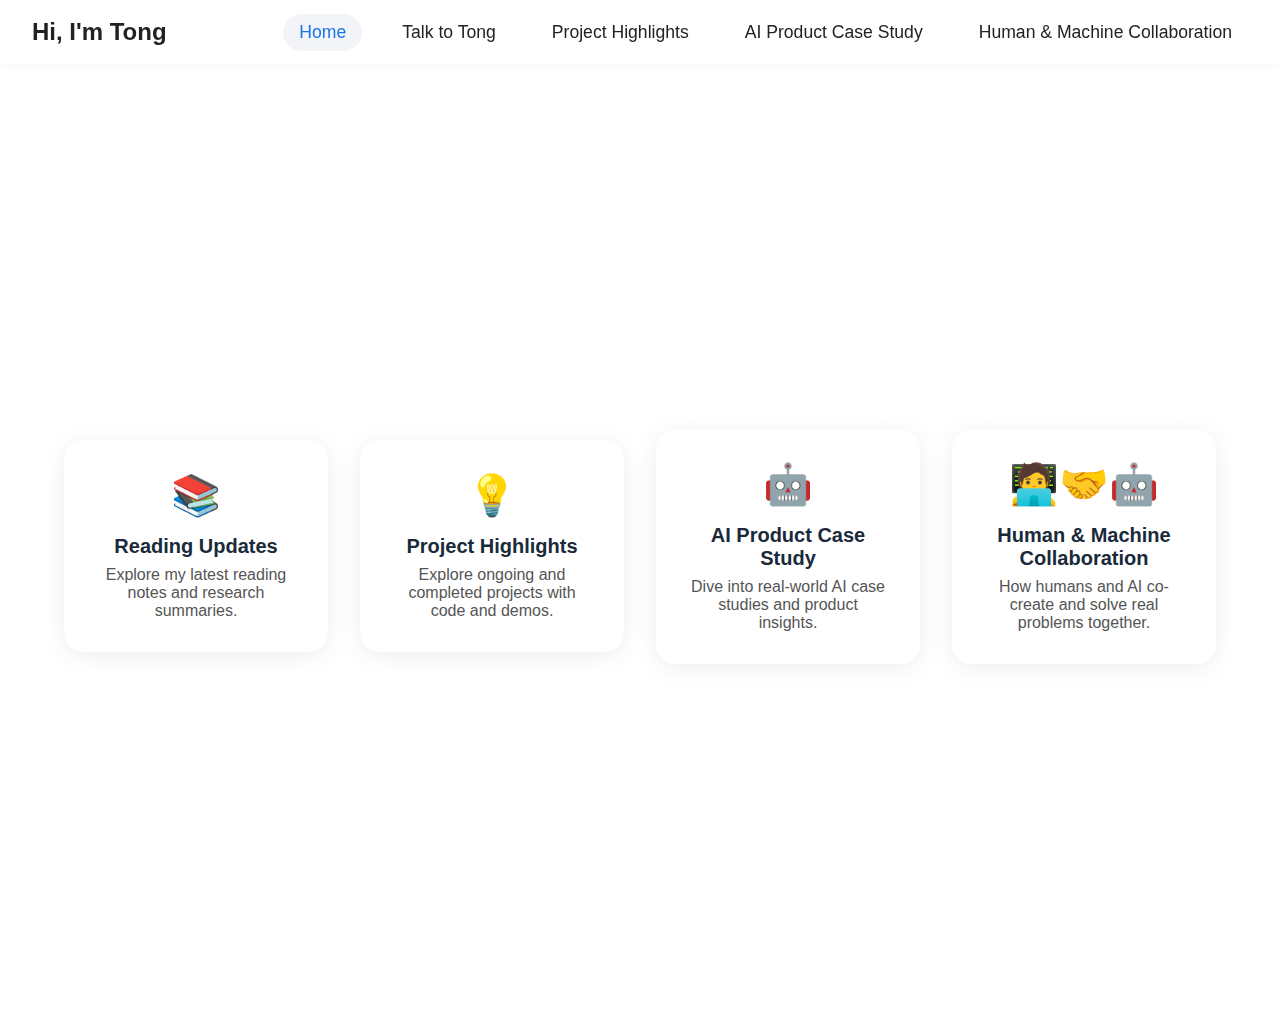
<file: templates/index.html>
<!DOCTYPE html>
<html lang="en">
<head>
  <meta charset="UTF-8" />
  <meta name="viewport" content="width=device-width, initial-scale=1.0"/>
  <title>TongHere</title>
  <style>
    body {
      margin: 0;
      font-family: 'Inter', Arial, sans-serif;
      background: #fff;
      color: #222;
    }

    .navbar {
      display: flex;
      justify-content: space-between;
      align-items: center;
      padding: 0 2rem;
      height: 64px;
      background: #fff;
      box-shadow: 0 2px 8px rgba(0, 0, 0, 0.04);
      position: sticky;
      top: 0;
      z-index: 10;
    }

    .navbar-title {
      font-size: 1.5rem;
      font-weight: 700;
    }

    .navbar-tabs {
      display: flex;
      gap: 1.5rem;
    }

    .navbar-tab {
      cursor: pointer;
      padding: 0.5rem 1rem;
      border-radius: 20px;
      font-size: 1.1rem;
      transition: all 0.2s;
    }

    .navbar-tab.active,
    .navbar-tab:hover {
      background: #f2f4f8;
      color: #1a73e8;
    }

    .tab-pane {
      display: none;
      padding: 2rem;
      box-sizing: border-box;
      min-height: calc(100vh - 64px);
    }

    .tab-pane.active {
      display: flex;
      justify-content: center;
      align-items: center;
    }

    .tab-pane#tab-0.active {
      display: block;
      padding: 0;
    }

    .card-grid.home-centered {
    display: flex;
    justify-content: center;
    align-items: center;
    flex-wrap: nowrap; /* 🔥 key change: keep all cards in one row */
    gap: 2rem;
    min-height: calc(100vh - 64px);
    max-width: 1400px;
    margin: 0 auto;
    padding: 2rem;
    overflow-x: auto; /* enables horizontal scroll if screen is too small */
    }

    .card-grid.centered {
      display: flex;
      justify-content: center;
      align-items: center;
      height: 100%;
      width: 100%;
    }

    .card {
      background: #fff;
      border-radius: 20px;
      box-shadow: 0 4px 24px rgba(0,0,0,0.07);
      padding: 2rem;
      max-width: 320px;
      flex: 1 1 260px;
      text-align: center;
      text-decoration: none;
      color: inherit;
      transition: box-shadow 0.2s ease;
      cursor: pointer;
    }

    .card:hover {
      box-shadow: 0 6px 32px rgba(0,0,0,0.12);
    }

    .card-icon {
      font-size: 2.5rem;
      margin-bottom: 1rem;
    }

    .card-title {
      font-size: 1.25rem;
      font-weight: 700;
      margin-bottom: 0.5rem;
      color: #1a2a3a;
    }

    .card-desc {
      font-size: 1rem;
      color: #555;
    }

    /* News Aggregator Styles */
    .news-container {
      max-width: 1200px;
      margin: 0 auto;
      padding: 2rem;
    }

    .news-container h1 {
      text-align: center;
      color: #1a2a3a;
      margin-bottom: 0.5rem;
      font-size: 2.5rem;
    }

    .news-subtitle {
      text-align: center;
      color: #666;
      margin-bottom: 3rem;
      font-size: 1.1rem;
    }

    .news-categories {
      display: grid;
      grid-template-columns: repeat(auto-fit, minmax(350px, 1fr));
      gap: 2rem;
    }

    .news-category {
      background: #fff;
      border-radius: 16px;
      padding: 1.5rem;
      box-shadow: 0 4px 24px rgba(0,0,0,0.07);
    }

    .news-category h2 {
      color: #1a2a3a;
      margin-bottom: 1rem;
      font-size: 1.3rem;
      border-bottom: 2px solid #f0f0f0;
      padding-bottom: 0.5rem;
    }

    .articles-list {
      max-height: 600px;
      overflow-y: auto;
    }

    .article-item {
      background: #f8f9fa;
      border-radius: 12px;
      padding: 1rem;
      margin-bottom: 1rem;
      border-left: 4px solid #1a73e8;
      transition: all 0.2s ease;
    }

    .article-item:hover {
      transform: translateY(-2px);
      box-shadow: 0 4px 16px rgba(0,0,0,0.1);
    }

    .article-source {
      font-size: 0.9rem;
      color: #666;
      font-weight: 600;
      margin-bottom: 0.5rem;
    }

    .article-date {
      font-size: 0.8rem;
      color: #999;
      margin-bottom: 0.5rem;
    }

    .article-title {
      font-size: 1rem;
      font-weight: 600;
      color: #1a2a3a;
      margin-bottom: 0.5rem;
      line-height: 1.4;
    }

    .article-description {
      font-size: 0.9rem;
      color: #555;
      line-height: 1.5;
      margin-bottom: 0.5rem;
    }

    .article-link {
      color: #1a73e8;
      text-decoration: none;
      font-size: 0.9rem;
      font-weight: 500;
    }

    .article-link:hover {
      text-decoration: underline;
    }

    .loading {
      text-align: center;
      color: #666;
      padding: 2rem;
    }

    .error {
      text-align: center;
      color: #d32f2f;
      padding: 2rem;
      background: #ffebee;
      border-radius: 8px;
    }

    /* Chat UI Styles */
    .chat-container {
      display: flex;
      flex-direction: column;
      height: 100vh;
      width: 100%;
      max-width: 800px;
      margin: 0 auto;
      background: #fff;
      position: relative;
    }

    .chat-header {
      text-align: center;
      padding: 2rem 1rem 1rem;
      border-bottom: 1px solid #f0f0f0;
    }

    .chat-logo {
      width: 60px;
      height: 60px;
      margin: 0 auto 1rem;
      background: linear-gradient(135deg, #667eea 0%, #764ba2 100%);
      border-radius: 50%;
      display: flex;
      align-items: center;
      justify-content: center;
      color: white;
      font-size: 1.5rem;
      font-weight: bold;
    }

    .chat-title {
      font-size: 2rem;
      font-weight: 700;
      color: #1a1a1a;
      margin-bottom: 0.5rem;
    }

    .chat-subtitle {
      font-size: 1rem;
      color: #666;
      margin-bottom: 2rem;
    }

    .chat-messages {
      flex-grow: 1;
      padding: 1rem;
      padding-bottom: 100px;
      overflow-y: auto;
      display: flex;
      flex-direction: column;
      gap: 1rem;
      min-height: 300px;
    }

    .message {
      max-width: 80%;
      padding: 12px 16px;
      border-radius: 18px;
      font-size: 0.95rem;
      line-height: 1.4;
      word-wrap: break-word;
    }

    .user-message {
      align-self: flex-end;
      background-color: #1a73e8;
      color: white;
      border-bottom-right-radius: 6px;
    }

    .bot-message {
      align-self: flex-start;
      background-color: #f1f3f4;
      color: #1a1a1a;
      border-bottom-left-radius: 6px;
    }

    .chat-input-container {
      position: fixed;
      bottom: 0;
      left: 50%;
      transform: translateX(-50%);
      width: 100%;
      max-width: 800px;
      padding: 1rem;
      background: #fff;
      border-top: 1px solid #f0f0f0;
      display: flex;
      align-items: center;
      gap: 0.5rem;
    }

    .chat-input-wrapper {
      flex: 1;
      position: relative;
      display: flex;
      align-items: center;
      background: #f8f9fa;
      border-radius: 24px;
      padding: 0.5rem;
      border: 1px solid #e0e0e0;
    }

    .chat-input {
      flex: 1;
      border: none;
      background: transparent;
      padding: 0.75rem 1rem;
      font-size: 1rem;
      outline: none;
      color: #1a1a1a;
    }

    .chat-input::placeholder {
      color: #999;
    }

    .chat-send-btn {
      background: none;
      border: none;
      cursor: pointer;
      padding: 0.5rem;
      border-radius: 50%;
      display: flex;
      align-items: center;
      justify-content: center;
      color: #1a73e8;
      transition: all 0.2s ease;
    }

    .chat-send-btn:hover {
      background-color: #f0f0f0;
      transform: scale(1.1);
    }

    .chat-send-btn svg {
      width: 20px;
      height: 20px;
    }

    .chat-attachment-btn {
      background: none;
      border: none;
      cursor: pointer;
      padding: 0.5rem;
      border-radius: 50%;
      display: flex;
      align-items: center;
      justify-content: center;
      color: #666;
      transition: all 0.2s ease;
    }

    .chat-attachment-btn:hover {
      background-color: #f0f0f0;
    }

    .chat-attachment-btn svg {
      width: 18px;
      height: 18px;
    }

    .chat-gradient-bar {
      position: absolute;
      bottom: 0;
      left: 0;
      right: 0;
      height: 2px;
      background: linear-gradient(90deg, #667eea 0%, #764ba2 100%);
    }
  </style>
</head>
<body>
  <nav class="navbar">
    <div class="navbar-title">Hi, I'm Tong</div>
    <div class="navbar-tabs">
      <div class="navbar-tab" onclick="showTab(-1)">Home</div>
      <div class="navbar-tab" onclick="showTab(0)">Talk to Tong</div>
      <div class="navbar-tab" onclick="showTab(1)">Project Highlights</div>
      <div class="navbar-tab" onclick="showTab(2)">AI Product Case Study</div>
      <div class="navbar-tab" onclick="showTab(3)">Human & Machine Collaboration</div>
    </div>
  </nav>

  <!-- Home -->
  <div class="tab-pane active" id="tab--1">
    <div class="card-grid home-centered">
      <a class="card" href="?tab=0">
        <div class="card-icon">📚</div>
        <div class="card-title">Reading Updates</div>
        <div class="card-desc">Explore my latest reading notes and research summaries.</div>
      </a>
      <a class="card" href="?tab=1">
        <div class="card-icon">💡</div>
        <div class="card-title">Project Highlights</div>
        <div class="card-desc">Explore ongoing and completed projects with code and demos.</div>
      </a>
      <a class="card" href="?tab=2">
        <div class="card-icon">🤖</div>
        <div class="card-title">AI Product Case Study</div>
        <div class="card-desc">Dive into real-world AI case studies and product insights.</div>
      </a>
      <a class="card" href="?tab=3">
        <div class="card-icon">🧑‍💻🤝🤖</div>
        <div class="card-title">Human & Machine Collaboration</div>
        <div class="card-desc">How humans and AI co-create and solve real problems together.</div>
      </a>
    </div>
  </div>

  <!-- Tab 0 -->
  <div class="tab-pane" id="tab-0">
    <div class="chat-container" id="chat-container">
      <div class="chat-header">
        <div class="chat-logo">TC</div>
        <h1 class="chat-title">Start chatting</h1>
        <p class="chat-subtitle">Hi, what can I help you with?</p>
      </div>
      
      <div id="chat-messages" class="chat-messages" aria-live="polite"></div>
      
      <div class="chat-input-container">
        <button class="chat-attachment-btn" type="button" aria-label="Attach file">
          <svg viewBox="0 0 24 24" fill="currentColor">
            <path d="M16.5 6v11.5c0 2.21-1.79 4-4 4s-4-1.79-4-4V5c0-1.38 1.12-2.5 2.5-2.5s2.5 1.12 2.5 2.5v10.5c0 .55-.45 1-1 1s-1-.45-1-1V6h-1.5v9.5c0 1.38 1.12 2.5 2.5 2.5s2.5-1.12 2.5-2.5V5c0-2.21-1.79-4-4-4s-4 1.79-4 4v12.5c0 3.04 2.46 5.5 5.5 5.5s5.5-2.46 5.5-5.5V6h-1.5z"/>
          </svg>
        </button>
        
        <div class="chat-input-wrapper">
          <input type="text" id="chat-input" class="chat-input" placeholder="Type a new question.." aria-label="Chat input" />
          <button type="submit" class="chat-send-btn" id="chat-send-btn" aria-label="Send message">
            <svg viewBox="0 0 24 24" fill="currentColor">
              <path d="M2.01 21L23 12 2.01 3 2 10l15 2-15 2z"/>
            </svg>
          </button>
        </div>
      </div>
      
      <div class="chat-gradient-bar"></div>
    </div>
  </div>

  <!-- Tab 1 -->
  <div class="tab-pane" id="tab-1">
    <div class="news-container">
      <h1>📰 AI News Aggregator</h1>
      <p class="news-subtitle">Latest AI news from trusted sources</p>
      
      <div class="news-categories">
        <div class="news-category">
          <h2>💼 Business AI News</h2>
          <div class="articles-list" id="business-articles">
            <!-- Business articles will be loaded here -->
          </div>
        </div>
        
        <div class="news-category">
          <h2>⚡ Tech AI News</h2>
          <div class="articles-list" id="tech-articles">
            <!-- Tech articles will be loaded here -->
          </div>
        </div>
        
        <div class="news-category">
          <h2>📰 General AI News</h2>
          <div class="articles-list" id="general-articles">
            <!-- General articles will be loaded here -->
          </div>
        </div>
      </div>
    </div>
  </div>

  <!-- Tab 2 -->
  <div class="tab-pane" id="tab-2">
    <div class="card-grid centered">
      <div class="card">
        <div class="card-icon">🤖</div>
        <div class="card-title">AI Product Case Study</div>
        <div class="card-desc">Analysis of a real-world AI product, design, and results.</div>
      </div>
    </div>
  </div>

  <!-- Tab 3 -->
  <div class="tab-pane" id="tab-3">
    <div class="card-grid centered">
      <div class="card">
        <div class="card-icon">🧑‍💻🤝🤖</div>
        <div class="card-title">Human & Machine Collaboration</div>
        <div class="card-desc">Explore how humans and AI work together creatively.</div>
      </div>
    </div>
  </div>

  <script>
    function showTab(idx) {
      // Update navbar active class
      document.querySelectorAll('.navbar-tab').forEach((tab, i) => {
        tab.classList.toggle('active', i - 1 === idx);
      });

      // Show correct tab pane
      document.querySelectorAll('.tab-pane').forEach((pane) => {
        pane.classList.remove('active');
      });

      const tabId = idx === -1 ? 'tab--1' : 'tab-' + idx;
      const pane = document.getElementById(tabId);
      if (pane) pane.classList.add('active');

      // Update URL
      history.replaceState(null, '', idx === -1 ? '/' : '?tab=' + idx);
    }

    // On load: read tab from URL
    window.addEventListener('DOMContentLoaded', () => {
      const params = new URLSearchParams(window.location.search);
      const tab = parseInt(params.get('tab'));
      if (!isNaN(tab)) {
        showTab(tab);
        if (tab === 1) {
          loadNewsData();
        }
      } else {
        showTab(-1); // default to Home
      }
    });

    // Function to load news data
    async function loadNewsData() {
      const businessContainer = document.getElementById('business-articles');
      const techContainer = document.getElementById('tech-articles');
      const generalContainer = document.getElementById('general-articles');

      // Show loading state
      [businessContainer, techContainer, generalContainer].forEach(container => {
        container.innerHTML = '<div class="loading">Loading articles...</div>';
      });

      try {
        const response = await fetch('/news');
        const data = await response.json();

        if (data.error) {
          [businessContainer, techContainer, generalContainer].forEach(container => {
            container.innerHTML = `<div class="error">Error: ${data.error}</div>`;
          });
          return;
        }

        // Display business articles
        businessContainer.innerHTML = data.business.map(article => `
          <div class="article-item">
            <div class="article-source">${article.source}</div>
            <div class="article-date">${article.published_at}</div>
            <div class="article-title">${article.title}</div>
            <div class="article-description">${article.description}</div>
            <a href="${article.url}" target="_blank" class="article-link">Read full article →</a>
          </div>
        `).join('');

        // Display tech articles
        techContainer.innerHTML = data.tech.map(article => `
          <div class="article-item">
            <div class="article-source">${article.source}</div>
            <div class="article-date">${article.published_at}</div>
            <div class="article-title">${article.title}</div>
            <div class="article-description">${article.description}</div>
            <a href="${article.url}" target="_blank" class="article-link">Read full article →</a>
          </div>
        `).join('');

        // Display general articles
        generalContainer.innerHTML = data.general.map(article => `
          <div class="article-item">
            <div class="article-source">${article.source}</div>
            <div class="article-date">${article.published_at}</div>
            <div class="article-title">${article.title}</div>
            <div class="article-description">${article.description}</div>
            <a href="${article.url}" target="_blank" class="article-link">Read full article →</a>
          </div>
        `).join('');

      } catch (error) {
        console.error('Error loading news:', error);
        [businessContainer, techContainer, generalContainer].forEach(container => {
          container.innerHTML = '<div class="error">Failed to load news data</div>';
        });
      }
    }

    // Load news when tab 1 is shown
    function showTab(idx) {
      // Update navbar active class
      document.querySelectorAll('.navbar-tab').forEach((tab, i) => {
        tab.classList.toggle('active', i - 1 === idx);
      });

      // Show correct tab pane
      document.querySelectorAll('.tab-pane').forEach((pane) => {
        pane.classList.remove('active');
      });

      const tabId = idx === -1 ? 'tab--1' : 'tab-' + idx;
      const pane = document.getElementById(tabId);
      if (pane) pane.classList.add('active');

      // Load news data if showing tab 1
      if (idx === 1) {
        loadNewsData();
      }

      // Update URL
      history.replaceState(null, '', idx === -1 ? '/' : '?tab=' + idx);
    }

    // Chatbot logic for Tab 0
    let conversation = [];
    function showChatTab() {
      document.getElementById('chat-container').style.display = 'flex';
      document.getElementById('chat-input').focus();
    }

    // Only initialize chat logic once DOM is ready
    window.addEventListener('DOMContentLoaded', () => {
      const chatInput = document.getElementById('chat-input');
      const chatSendBtn = document.getElementById('chat-send-btn');
      
      if (chatInput && chatSendBtn) {
        // Handle send button click
        chatSendBtn.addEventListener('click', handleChatSubmit);
        
        // Handle Enter key press
        chatInput.addEventListener('keypress', function(e) {
          if (e.key === 'Enter') {
            e.preventDefault();
            handleChatSubmit();
          }
        });
      }
    });

    async function handleChatSubmit() {
      const input = document.getElementById('chat-input');
      const message = input.value.trim();
      if (!message) return;

      addMessage('user', message);
      conversation.push({ role: 'user', content: message });
      input.value = '';
      setLoading(true);

      try {
        const res = await fetch('/chat', {
          method: 'POST',
          headers: { 'Content-Type': 'application/json' },
          body: JSON.stringify({ message, conversation })
        });
        const data = await res.json();
        setLoading(false);
        if (data.response) {
          addMessage('bot', data.response);
          conversation.push({ role: 'assistant', content: data.response });
        } else {
          addMessage('bot', data.error || 'Sorry, something went wrong.');
        }
      } catch (err) {
        setLoading(false);
        addMessage('bot', 'Network error. Please try again.');
      }
    }

    function addMessage(role, text) {
      const chat = document.getElementById('chat-messages');
      const div = document.createElement('div');
      div.className = 'message ' + (role === 'user' ? 'user-message' : 'bot-message');
      div.textContent = text;
      chat.appendChild(div);
      chat.scrollTop = chat.scrollHeight;
    }

    function setLoading(isLoading) {
      const chat = document.getElementById('chat-messages');
      let loadingDiv = document.getElementById('chat-loading');
      if (isLoading) {
        if (!loadingDiv) {
          loadingDiv = document.createElement('div');
          loadingDiv.id = 'chat-loading';
          loadingDiv.className = 'message bot-message';
          loadingDiv.textContent = 'Tong is typing...';
          chat.appendChild(loadingDiv);
        }
      } else if (loadingDiv) {
        loadingDiv.remove();
      }
    }

    // Show chat tab when tab 0 is selected
    const originalShowTab = showTab;
    showTab = function(idx) {
      originalShowTab(idx);
      if (idx === 0) {
        showChatTab();
      } else {
        document.getElementById('chat-container').style.display = 'none';
      }
    }
  </script>
</body>
</html>
</file>
